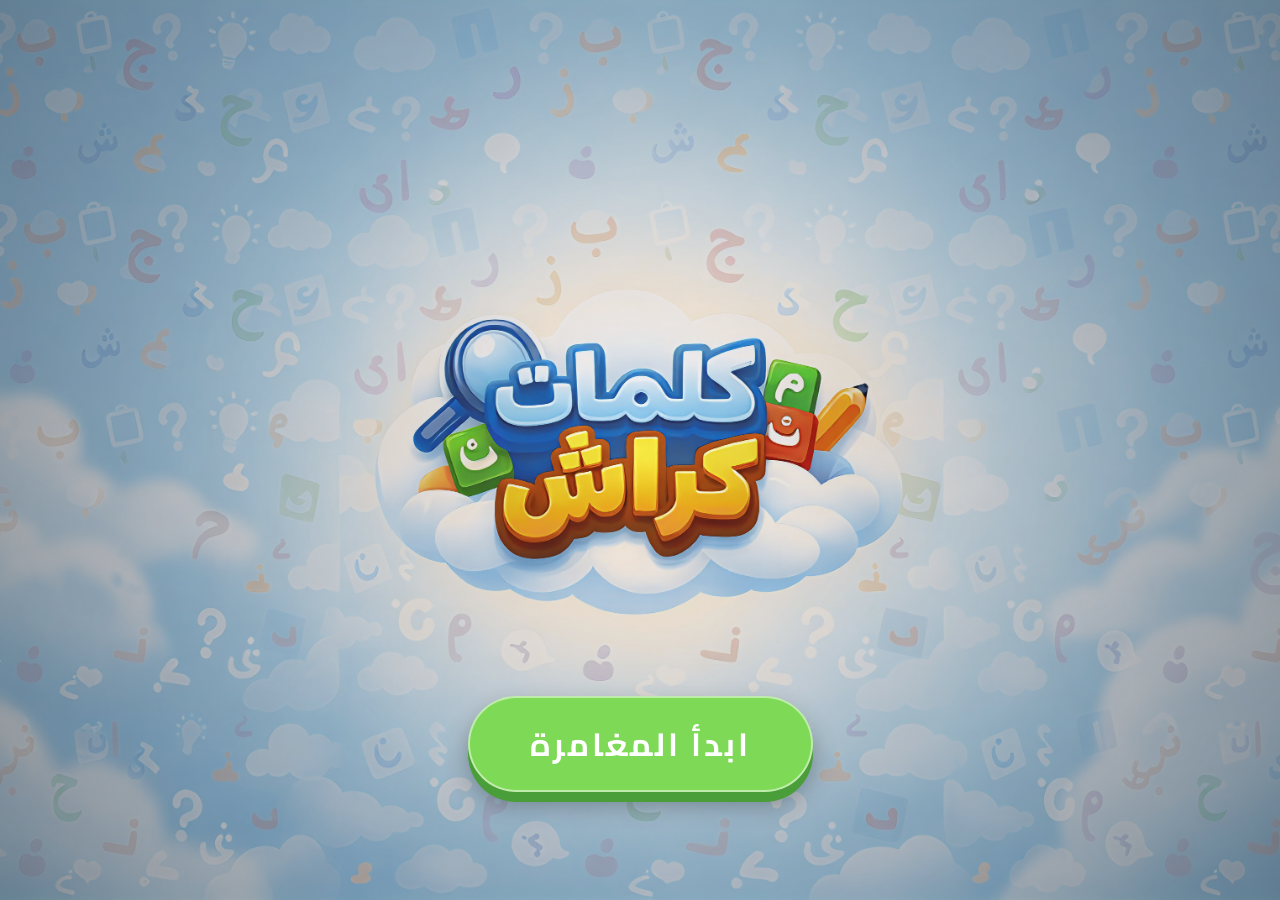
<file: index.html>
<!DOCTYPE html>
<html lang="ar" dir="rtl">
<head>
    <meta charset="UTF-8">
    <meta name="viewport" content="width=device-width, initial-scale=1.0, user-scalable=no, maximum-scale=1.0">
    <title>كلمات كراش | رحلة الكلمات</title>
    <link rel="preconnect" href="https://fonts.googleapis.com">
    <link rel="preconnect" href="https://fonts.gstatic.com" crossorigin>
    <link href="https://fonts.googleapis.com/css2?family=Cairo:wght@600;700;800;900&display=swap" rel="stylesheet">
    <link rel="stylesheet" href="css/main.css">
</head>
<body class="splash-screen">
    <div class="splash-background"></div>
    <div class="splash-overlay"></div>
    <div class="start-button-container">
        <button id="startGameBtn" class="start-button">
            <span>ابدأ المغامرة</span>
            <span class="btn-glow"></span>
        </button>
    </div>
    <script>
        document.getElementById('startGameBtn').addEventListener('click', function() {
            this.style.transform = 'scale(0.95)';
            document.body.style.opacity = '0';
            document.body.style.transition = 'opacity 0.5s';
            setTimeout(function() { window.location.href = 'map.html'; }, 300);
        });
    </script>
</body>
</html>
</file>
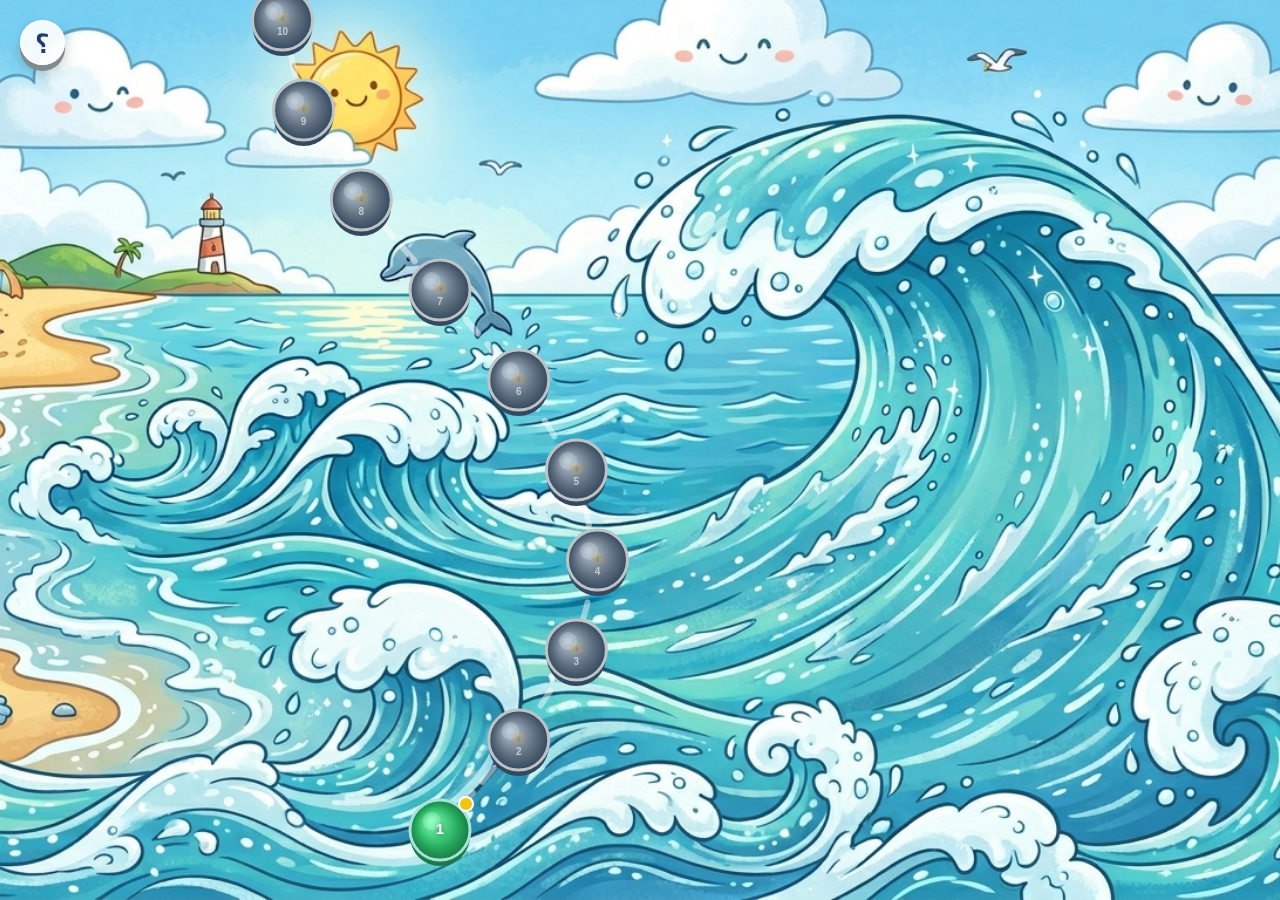
<file: map.html>
<!DOCTYPE html>
<html lang="ar" dir="rtl">
<head>
    <meta charset="UTF-8">
    <meta name="viewport" content="width=device-width, initial-scale=1.0, user-scalable=no, maximum-scale=1.0">
    <title>خريطة الجزر | كلمات كراش</title>
    <link rel="preconnect" href="https://fonts.googleapis.com">
    <link rel="preconnect" href="https://fonts.gstatic.com" crossorigin>
    <link href="https://fonts.googleapis.com/css2?family=Cairo:wght@600;700;800;900&display=swap" rel="stylesheet">
    <link rel="stylesheet" href="css/main.css">
    <link rel="stylesheet" href="css/map.css">
</head>
<body class="map-screen">
    <div class="ocean-background"></div>
    <canvas id="waveCanvas" class="wave-canvas"></canvas>
    <div class="help-icon" id="helpButton">؟</div>
    <canvas id="mapCanvas" class="map-canvas"></canvas>
    <div class="help-modal" id="helpModal">
        <div class="help-content">
            <span class="close-help">&times;</span>
            <h2>🌟 كيف تلعب؟</h2>
            <p>اسحب الشاشة للتنقل بين المستويات.</p>
            <p>🟢 أخضر: صورة وكلمات (50 مستوى)</p>
            <p>🟡 أصفر: أمثال مصرية (20 مستوى)</p>
            <p>🟣 بنفسجي: صور متعددة (15 مستوى)</p>
            <p>🔴 أحمر: كلمات متقاطعة (15 مستوى)</p>
        </div>
    </div>
    <script src="js/levels-data.js"></script>
    <script src="js/map.js"></script>
</body>
</html>
</file>
<file: css/main.css>
/* ============================================
   KALIMAT CRASH - MAIN CSS
   Global styles + Splash Screen
   ============================================ */

@import url('https://fonts.googleapis.com/css2?family=Cairo:wght@600;700;800;900&display=swap');

* { margin: 0; padding: 0; box-sizing: border-box; }

html, body {
    width: 100%;
    height: 100%;
    font-family: 'Cairo', 'Segoe UI', Tahoma, sans-serif;
    width: 100vw;
    height: 100vh;
    overflow: hidden;
    position: relative;
    background-color: #0b1e2e;
    -webkit-tap-highlight-color: transparent;
}

/* ==============================
   SPLASH SCREEN
   ============================== */
.splash-screen {
    display: flex;
    flex-direction: column;
    justify-content: flex-end;
    align-items: center;
}

.splash-background {
    position: absolute;
    top: 0;
    left: 0;
    width: 100%;
    height: 100%;
    background-image: url('../assets/images/ui/start.jpg');
    background-size: cover;
    background-position: center;
    z-index: 0;
    animation: slowZoom 20s infinite alternate;
}

@keyframes slowZoom {
    from { transform: scale(1); }
    to   { transform: scale(1.1); }
}

.splash-overlay {
    position: absolute;
    top: 0;
    left: 0;
    width: 100%;
    height: 100%;
    background: radial-gradient(circle at center, transparent 0%, rgba(0,0,0,0.4) 100%);
    z-index: 1;
}

.start-button-container {
    position: relative;
    z-index: 10;
    margin-bottom: 12vh;
}

.start-button {
    background: #7ed957;
    color: white;
    font-size: 2rem;
    font-weight: bold;
    padding: 16px 60px;
    border: none;
    border-radius: 60px;
    box-shadow: 0 10px 0 #4a9e3a, 0 12px 25px rgba(0,0,0,0.3);
    cursor: pointer;
    transition: all 0.15s;
    text-transform: uppercase;
    letter-spacing: 3px;
    border: 2px solid rgba(255,255,255,0.5);
    position: relative;
    overflow: hidden;
    font-family: 'Cairo', sans-serif;
}

.start-button .btn-glow {
    position: absolute;
    top: 0;
    left: -100%;
    width: 100%;
    height: 100%;
    background: linear-gradient(90deg, transparent, rgba(255,255,255,0.4), transparent);
    transition: left 0.6s;
}

.start-button:hover .btn-glow { left: 100%; }

.start-button:active {
    transform: translateY(6px);
    box-shadow: 0 4px 0 #4a9e3a, 0 8px 15px rgba(0,0,0,0.3);
}
</file>
<file: css/map.css>
/* ============================================
   KALIMAT CRASH - MAP CSS
   Ocean map with level circles
   ============================================ */

.map-screen {
    position: relative;
    width: 100vw;
    height: 100vh;
    overflow: hidden;
}

.ocean-background {
    position: absolute;
    top: 0;
    left: 0;
    width: 100%;
    height: 100%;
    background-image: url('../assets/images/ui/home.png');
    background-size: cover;
    background-position: center;
    z-index: 0;
}

.wave-canvas {
    position: absolute;
    top: 0;
    left: 0;
    width: 100%;
    height: 100%;
    z-index: 1;
    pointer-events: none;
    opacity: 0.5;
}

/* Help icon */
.help-icon {
    position: absolute;
    top: 20px;
    left: 20px;
    width: 45px;
    height: 45px;
    background: rgba(255, 255, 255, 0.9);
    backdrop-filter: blur(5px);
    border-radius: 25px;
    display: flex;
    justify-content: center;
    align-items: center;
    font-size: 28px;
    font-weight: bold;
    color: #1e3c72;
    box-shadow: 0 6px 0 #7f8c8d, 0 8px 15px rgba(0, 0, 0, 0.2);
    cursor: pointer;
    z-index: 20;
    border: 2px solid white;
    transition: all 0.2s;
    font-family: 'Cairo', sans-serif;
    user-select: none;
}

.help-icon:hover {
    transform: translateY(-2px);
    box-shadow: 0 8px 0 #7f8c8d, 0 10px 20px rgba(0, 0, 0, 0.2);
}

.help-icon:active {
    transform: translateY(4px);
    box-shadow: 0 2px 0 #7f8c8d, 0 6px 10px rgba(0, 0, 0, 0.2);
}

/* Map canvas */
.map-canvas {
    position: absolute;
    top: 0;
    left: 0;
    width: 100%;
    height: 100%;
    z-index: 5;
    cursor: grab;
    touch-action: none;
}

.map-canvas:active { cursor: grabbing; }

/* ==============================
   HELP MODAL
   ============================== */
.help-modal {
    display: none;
    position: fixed;
    top: 0;
    left: 0;
    width: 100%;
    height: 100%;
    background: rgba(0, 0, 0, 0.5);
    backdrop-filter: blur(8px);
    z-index: 100;
    justify-content: center;
    align-items: center;
}

.help-modal.open { display: flex; }

.help-content {
    background: rgba(255, 255, 255, 0.95);
    padding: 30px 25px;
    border-radius: 40px;
    width: 85%;
    max-width: 450px;
    text-align: center;
    box-shadow: 0 15px 30px rgba(0, 0, 0, 0.3);
    border: 2px solid white;
    position: relative;
    font-family: 'Cairo', sans-serif;
}

.help-content h2 {
    color: #1e3c72;
    margin-bottom: 20px;
    font-size: 1.8rem;
}

.help-content p {
    margin: 12px 0;
    color: #2c3e50;
    font-size: 1.1rem;
}

.close-help {
    position: absolute;
    top: 15px;
    left: 20px;
    font-size: 32px;
    cursor: pointer;
    color: #7f8c8d;
    transition: 0.2s;
    line-height: 1;
    user-select: none;
}

.close-help:hover {
    color: #e74c3c;
    transform: scale(1.1);
}
</file>
